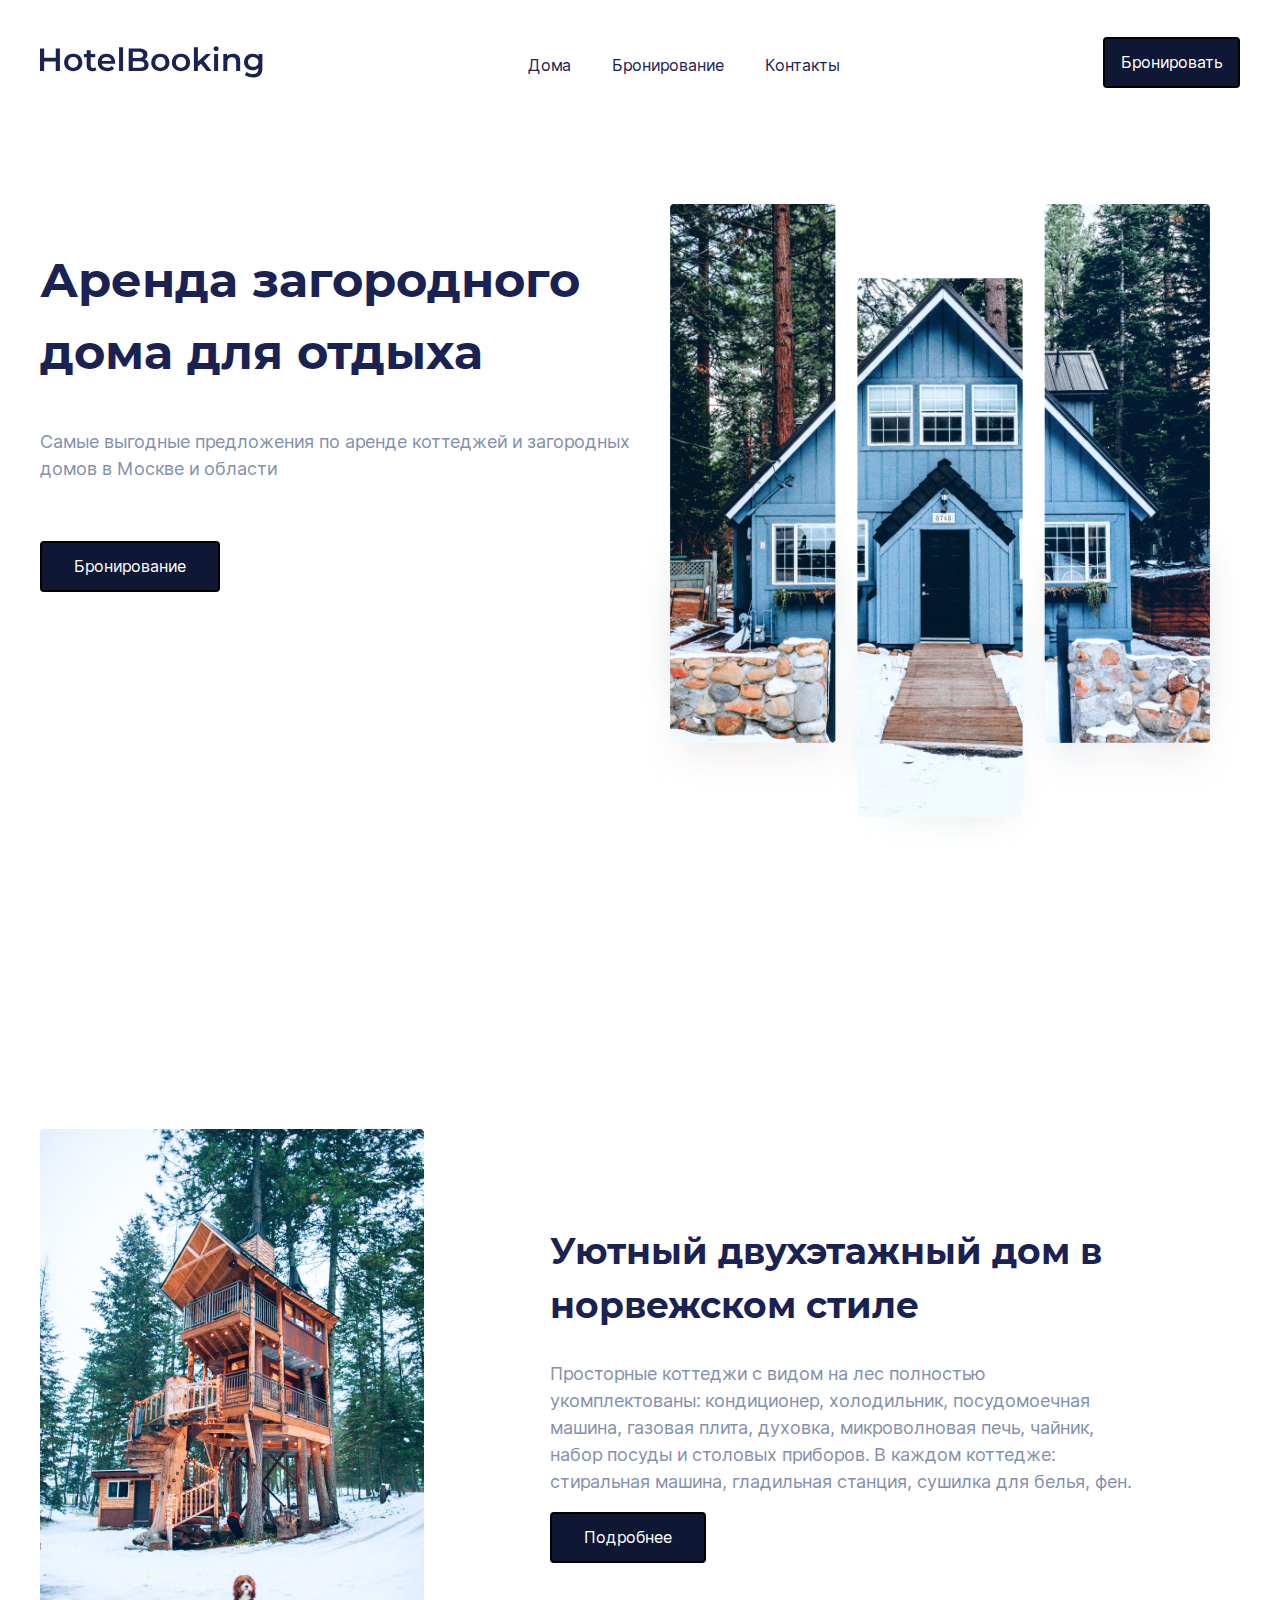
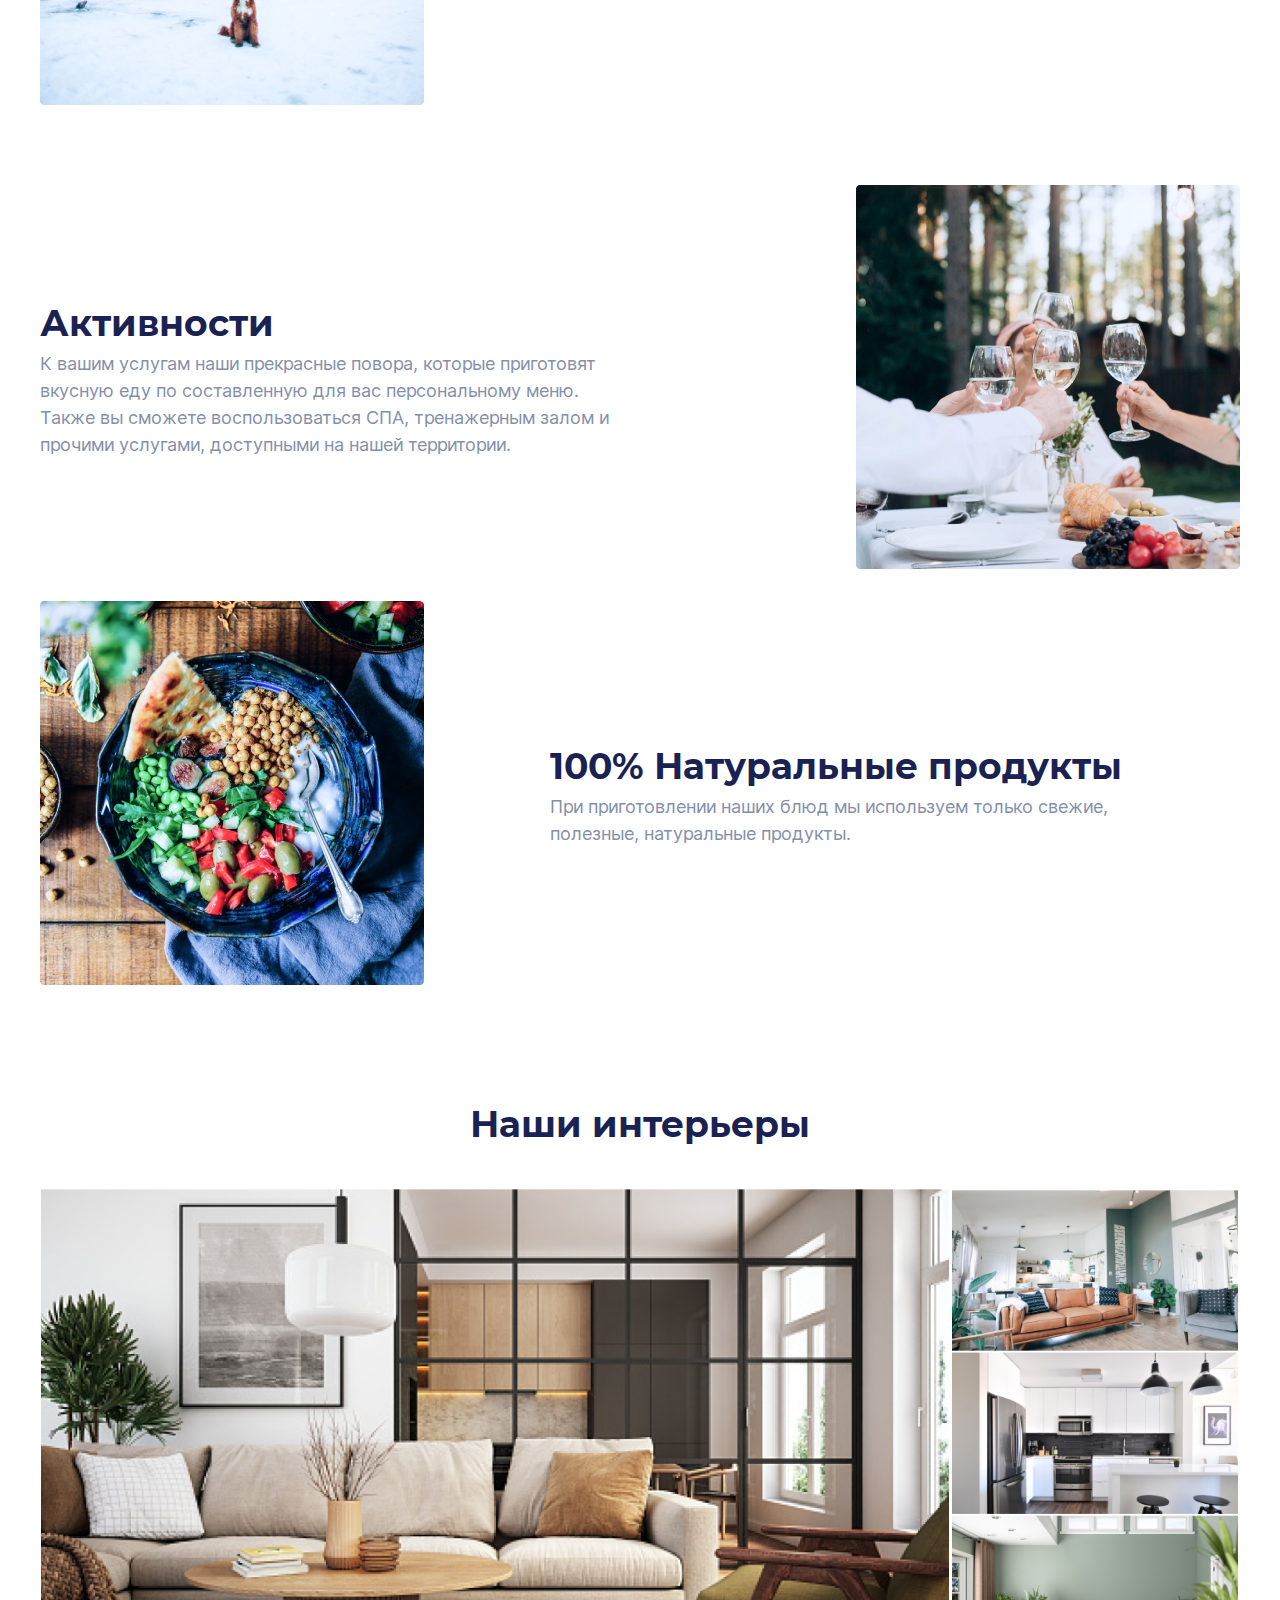
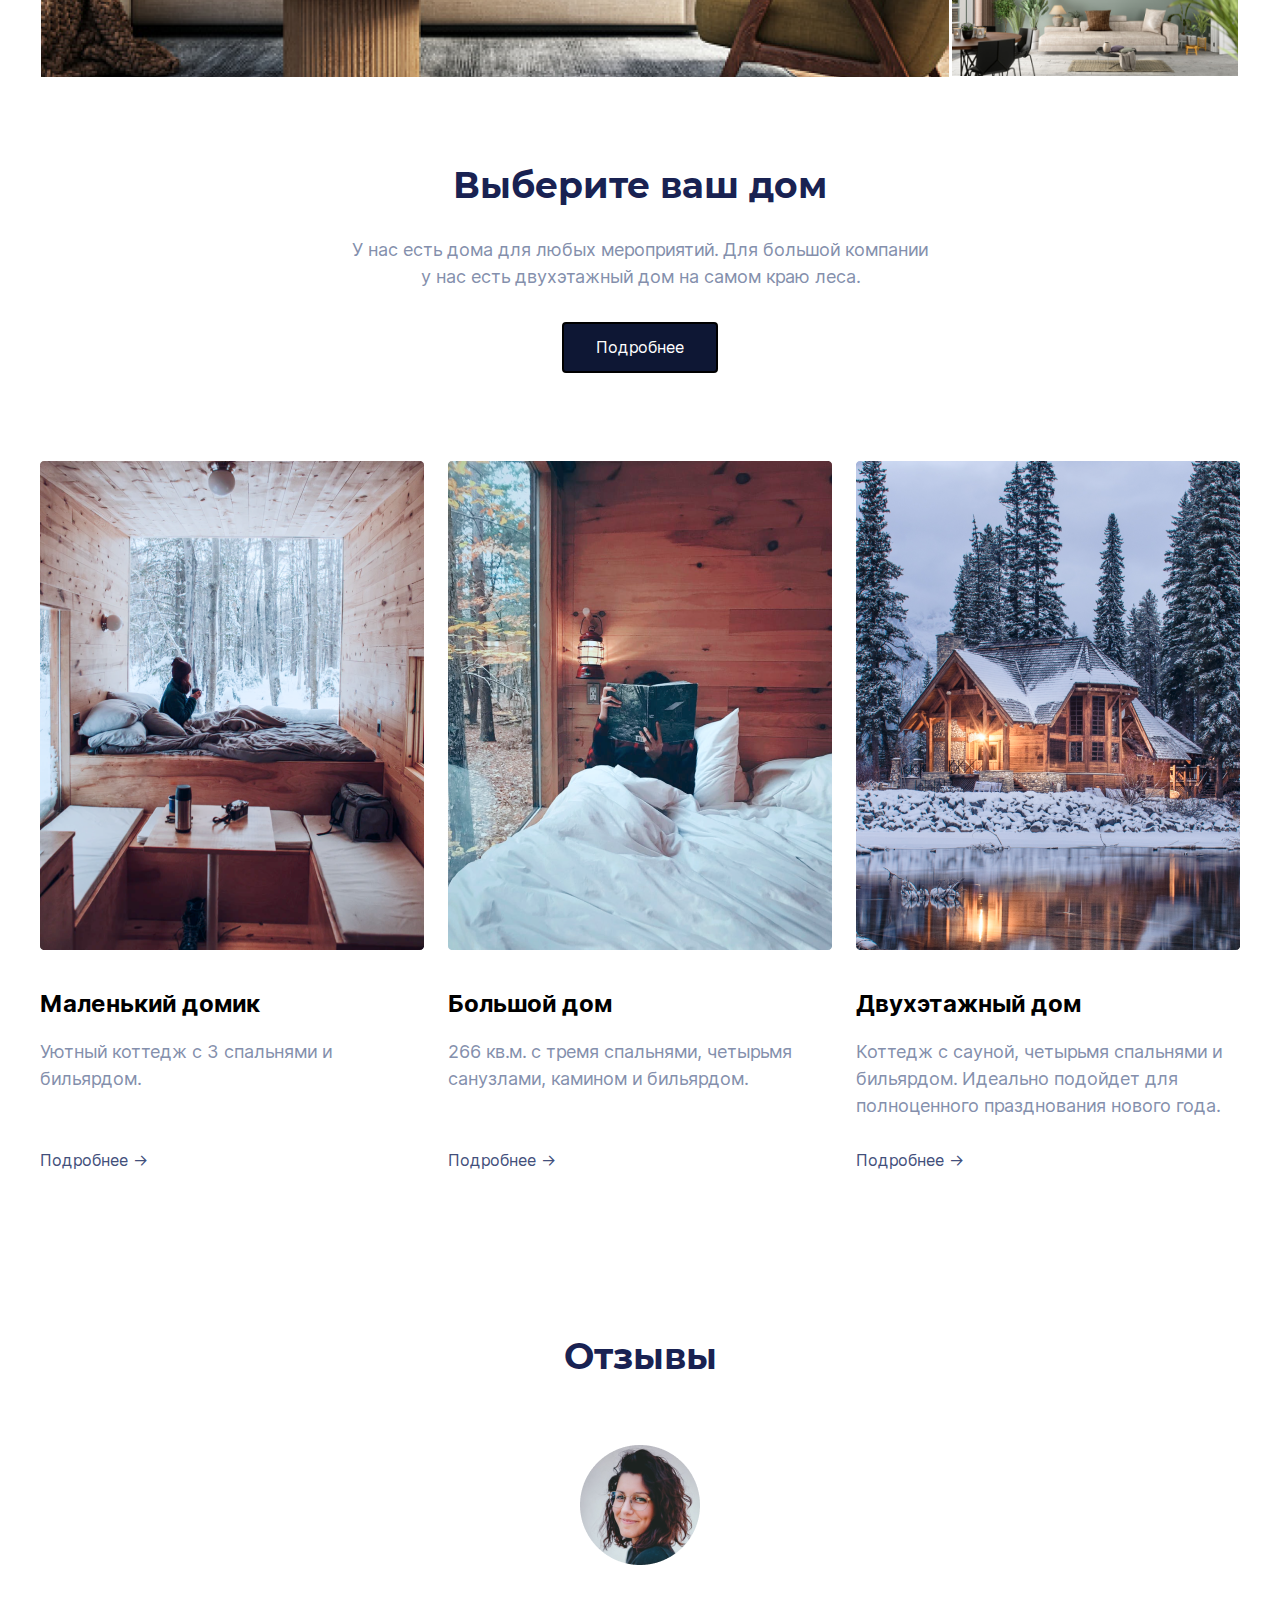
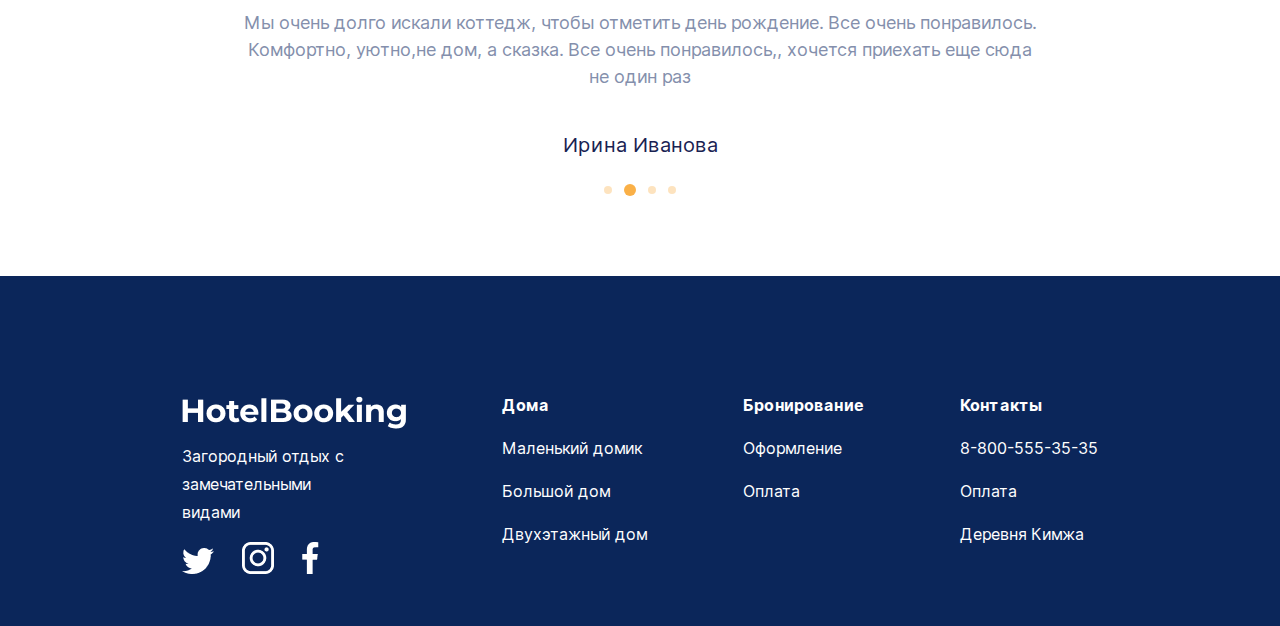
<file: index.html>
<!DOCTYPE html>
<html lang="ru">
<head>
	<meta charset="UTF-8">
	<title>HotelBooking</title>
	<link href="page/index.css" rel="stylesheet">
</head>
<body class="page">
<header class="header">
	<div class="container">
		<div class="header__content">
			<div class="header__logo"></div>
			<nav class="header__menu">
				<a class="header__menu-link ">Дома</a>
				<a class="header__menu-link ">Бронирование</a>
				<a class="header__menu-link ">Контакты</a>
			</nav>
			<div class="header__book-btn">
				<button class="default-btn default-btn_header">Бронировать</button>
			</div>
		</div>
	</div>
</header>

<main>
	<section class="first">
		<div class="container">
			<div class="first__content">
				<div class="first__item">
					<h2 class="first__title">Аренда загородного дома для отдыха</h2>
					<h3 class="subtitle first__subtitle">Самые выгодные предложения по аренде коттеджей и
						загородных домов в Москве и области</h3>
					<div class="first__book-btn">
						<button class="default-btn default-btn_page">Бронирование</button>
					</div>
				</div>

				<div class="first__item">
					<img alt="дом"
					     class="first__image"
					     src="./images/first_1.png">
				</div>
			</div>
		</div>
	</section>

	<section class="about">
		<div class="container">
			<div class="about__content">
				<img class="about__image" src="./images/image_13.png" alt="высокий дом и собака">
				<div class="about__text">
					<h2 class="title about__title">Уютный двухэтажный дом в норвежском стиле</h2>
					<p class="subtitle about__paragraph">Просторные коттеджи с видом на лес полностью укомплектованы:
						кондиционер,
						холодильник, посудомоечная машина, газовая плита, духовка, микроволновая печь,
						чайник, набор посуды и столовых приборов. В каждом коттедже: стиральная машина, гладильная
						станция,
						сушилка для белья, фен.</p>
					<div class="about__btn">
						<button class="default-btn default-btn_page">Подробнее</button>
					</div>
				</div>
			</div>
		</div>
	</section>

	<section class="activities">
		<div class="container">
			<div class="activities__content">
				<ul class="activity__list">
					<li class="activity__item">
						<div class="activity__content">
							<h2 class="title activity__title">Активности</h2>
							<p class="subtitle activity__text">
								К вашим услугам наши прекрасные повора,
								которые приготовят вкусную еду по составленную для вас персональному меню.
								Также вы сможете воспользоваться СПА,
								тренажерным залом и прочими услугами, доступными на нашей территории.
							</p>
						</div>
						<img src="./images/image_21.png" alt="звон бакалов" class="activity__image">
					</li>
					<li class="activity__item">
						<img src="./images/image_18.jpg" alt="блюдо с фасолью" class="activity__image">
						<div class="activity__content">
							<h2 class="title activity__title">100% Натуральные продукты</h2>
							<p class="subtitle activity__text">
								При приготовлении наших блюд мы используем только свежие, полезные,
								натуральные продукты.
							</p>
						</div>
					</li>
				</ul>
			</div>
		</div>
	</section>


	<section class="interiors">
		<div class="container">
			<h2 class="title interiors__title">Наши интерьеры</h2>
			<ul class="interiors__list">
				<li class="interiors__item"><img src="images/image_22.png" class="interiors__image-main" alt="интерьр  с диваном и перегородкой"></li>
				<li class="interiors__item">
					<ul class="interiors__multi-items">
						<li class="interiors__item"><img src="images/image_25.png" class="interiors__image" alt="интерьр  рыжим с диваном"></li>
						<li class="interiors__item"><img src="images/image_26.png" class="interiors__image" alt="кухня"></li>
						<li class="interiors__item"><img src="images/image_27.png" class="interiors__image" alt="диван и зеленая стена"></li>
					</ul>
				</li>
			</ul>
		</div>
	</section>

	<section class="reservation">
		<div class="container">
			<h2 class="title reservation__title">Выберите ваш дом</h2>
			<div class="subtitle reservation__subtitle">У нас есть дома для любых мероприятий. Для большой компании у
				нас
				есть двухэтажный дом на самом краю леса.
			</div>
			<div class="reservation__btn">
				<button class="default-btn default-btn_page">Подробнее</button>
			</div>
			<ul class="reservation__items">
				<li>
					<div class="reservation__item">
						<img src="images/reservation_1.png" class="reservation__image" alt="Маленький домик">
						<div class="reservation__item-title">Маленький домик</div>
						<div class="subtitle reservation__item-paragraph">Уютный коттедж с 3 спальнями и бильярдом.
						</div>
						<div class="reservation__item-link">Подробнее &rarr;</div>
					</div>
				</li>
				<li>
					<div class="reservation__item">
						<img src="images/reservation_2.png" class="reservation__image" alt="Большой дом">
						<div class="reservation__item-title">Большой дом</div>
						<div class="subtitle  reservation__item-paragraph">266 кв.м. с тремя спальнями, четырьмя
							санузлами,
							камином и бильярдом.
						</div>
						<div class="reservation__item-link">Подробнее &rarr;</div>
					</div>
				</li>
				<li>
					<div class="reservation__item">
						<img src="images/reservation_3.png" class="reservation__image" alt="Двухэтажный дом">
						<div class="reservation__item-title">Двухэтажный дом</div>
						<div class="subtitle  reservation__item-paragraph">Коттедж с сауной, четырьмя спальнями и
							бильярдом. Идеально подойдет для полноценного празднования нового года.
						</div>
						<div class="reservation__item-link">Подробнее &rarr;</div>
					</div>
				</li>
			</ul>
		</div>
	</section>

	<section class="reviews">
		<div class="container">
			<h2 class="title reviews__title">Отзывы</h2>
			<div class="reviews__avatar">
				<img src="images/reviews_face.png" class="reviews__image" alt="Девушка"></div>
			<div class="subtitle reviews__subtitle">Мы очень долго искали коттедж, чтобы отметить день рождение.
				Все очень понравилось. Комфортно, уютно,не дом, а сказка. Все очень понравилось,, хочется приехать еще
				сюда
				не один раз
			</div>
			<div class="reviews__fio">Ирина Иванова</div>
			<div class="reviews__tab-control">
				<div class="reviews__tab-control-item"></div>
				<div class="reviews__tab-control-item reviews__tab-control-item_selected"></div>
				<div class="reviews__tab-control-item"></div>
				<div class="reviews__tab-control-item"></div>
			</div>
		</div>
	</section>

	<footer class="footer">
		<div class="container">
			<div class="footer__columns">
				<div class="footer__column">
					<img src="images/HotelBooking.png" alt="лого-подвал">
					<p class="footer__info">Загородный отдых с замечательными видами</p>
					<nav>
						<a href="#" class="footer__column-line">
							<img src="./images/twitter.png" alt="иконка_1" class="footer__social-icon"></a>
						<a href="#" class="footer__column-line">
							<img src="./images/instagram.png" alt="иконка_2" class="footer__social-icon"></a>
						<a href="#" class="footer__column-line">
							<img src="./images/facebook.png" alt="иконка_2" class="footer__social-icon"></a>
					</nav>
				</div>
				<div class="footer__column">
					<h4 class="footer__column-heading">Дома</h4>
					<nav class="footer__column-links">
						<a href="#" class="footer__column-line footer__column-line_link">Маленький домик</a>
						<a href="#" class="footer__column-line footer__column-line_link">Большой дом</a>
						<a href="#" class="footer__column-line footer__column-line_link">Двухэтажный дом</a>
					</nav>
				</div>
				<div class="footer__column">
					<h4 class="footer__column-heading">Бронирование</h4>
					<nav class="footer__column-links">
						<a href="#" class="footer__column-line footer__column-line_link">Оформление</a>
						<a href="#" class="footer__column-line footer__column-line_link">Оплата</a>
					</nav>
				</div>
				<div class="footer__column">
					<h4 class="footer__column-heading">Контакты</h4>
					<div class="footer__column-links">
						<p class="footer__column-line">8-800-555-35-35</p>
						<p class="footer__column-line">Оплата</p>
						<p class="footer__column-line">Деревня Кимжа</p>
					</div>
				</div>
			</div>
		</div>
	</footer>
</main>
</body>
</html>
</file>
<file: page/index.css>
@import url(../vendor/normalize.css);
@import url(../fonts/fonts.css);
@import url(../blocks/page/page.css);

@import url(../blocks/default-btn/default-btn.css);
@import url(../blocks/default-btn/_header/default-btn_header.css);
@import url(../blocks/default-btn/_page/default-btn_page.css);

@import url(../blocks/title/title.css);
@import url(../blocks/subtitle/subtitle.css);

@import url(../blocks/container/container.css);

@import url(../blocks/header/header.css);
@import url(../blocks/header/__content/header__content.css);
@import url(../blocks/header/__logo/header__logo.css);
@import url(../blocks/header/__menu/header__menu.css);
@import url(../blocks/header/__book-btn/header__book-btn.css);
@import url(../blocks/header/__menu-link/header__menu-link.css);

@import url(../blocks/first/first.css);
@import url(../blocks/first/__content/first__content.css);
@import url(../blocks/first/__title/firts__title.css);
@import url(../blocks/first/__subtitle/first__subtitle.css);
@import url(../blocks/first/__book-btn/first__book-btn.css);
@import url(../blocks/first/__item/first__item.css);
@import url(../blocks/first/__image/first__image.css);

@import url(../blocks/about/about.css);
@import url(../blocks/about/__content/about__content.css);
@import url(../blocks/about/__btn/about__btn.css);
@import url(../blocks/about/__image/about__image.css);
@import url(../blocks/about/__paragraph/about__paragraph.css);
@import url(../blocks/about/__text/about__text.css);
@import url(../blocks/about/__title/about__title.css);

@import url(../blocks/activities/activites.css);
@import url(../blocks/activity/activity.css);
@import url(../blocks/activity/__content/activity_content.css);
@import url(../blocks/activity/__image/activity__image.css);
@import url(../blocks/activity/__list/activity__list.css);
@import url(../blocks/activity/__item/activity__item.css);
@import url(../blocks/activity/__title/activity__title.css);
@import url(../blocks/activity/__text/activity__text.css);
@import url(../blocks/activity/__content/activity_content.css);

@import url(../blocks/interiors/interiors.css);
@import url(../blocks/interiors/__title/interiors__title.css);
@import url(../blocks/interiors/__list/interiors__list.css);
@import url(../blocks/interiors/__item/interiors__item.css);
@import url(../blocks/interiors/__image/interiors__image.css);
@import url(../blocks/interiors/__image-main/interiors__image-main.css);
@import url(../blocks/interiors/__multi-items/interiors__multi-items.css);


@import url(../blocks/reservation/reservation.css);
@import url(../blocks/reservation/__btn/reservation__btn.css);
@import url(../blocks/reservation/__image/reservation__image.css);
@import url(../blocks/reservation/__item/reservation__item.css);
@import url(../blocks/reservation/__item-link/reservation__item-link.css);
@import url(../blocks/reservation/__item-paragraph/reservation__item-paragraph.css);
@import url(../blocks/reservation/__item-title/reservation__item-title.css);
@import url(../blocks/reservation/__items/reservation__items.css);
@import url(../blocks/reservation/__subtitle/reservation__subtitle.css);
@import url(../blocks/reservation/__title/reservation__title.css);

@import url(../blocks/reviews/reviews.css);

@import url(../blocks/reviews/__title/reviews__title.css);
@import url(../blocks/reviews/__avatar/reviews__avatar.css);
@import url(../blocks/reviews/__fio/reviews__fio.css);
@import url(../blocks/reviews/__subtitle/reviews__subtitle.css);
@import url(../blocks/reviews/__tab-control/reviews__tab-control.css);
@import url(../blocks/reviews/__image/reviews__image.css);
@import url(../blocks/reviews/__tab-control-item/reviews__tab-control-item.css);
@import url(../blocks/reviews/__tab-control-item/_selected/reviews__tab-control-item_selected.css);

@import url(../blocks/footer/footer.css);
@import url(../blocks/footer/__column/footer__column.css);
@import url(../blocks/footer/__info/footer__info.css);
@import url(../blocks/footer/__column-heading/footer__column-heading.css);
@import url(../blocks/footer/__column-line/footer__column-line.css);
@import url(../blocks/footer/__column-line/_link/footer__column-line_link.css);
@import url(../blocks/footer/__column-links/footer__column-links.css);
@import url(../blocks/footer/__columns/footer__columns.css);
@import url(../blocks/footer/__social-icon/footer__social-icon.css);
</file>
